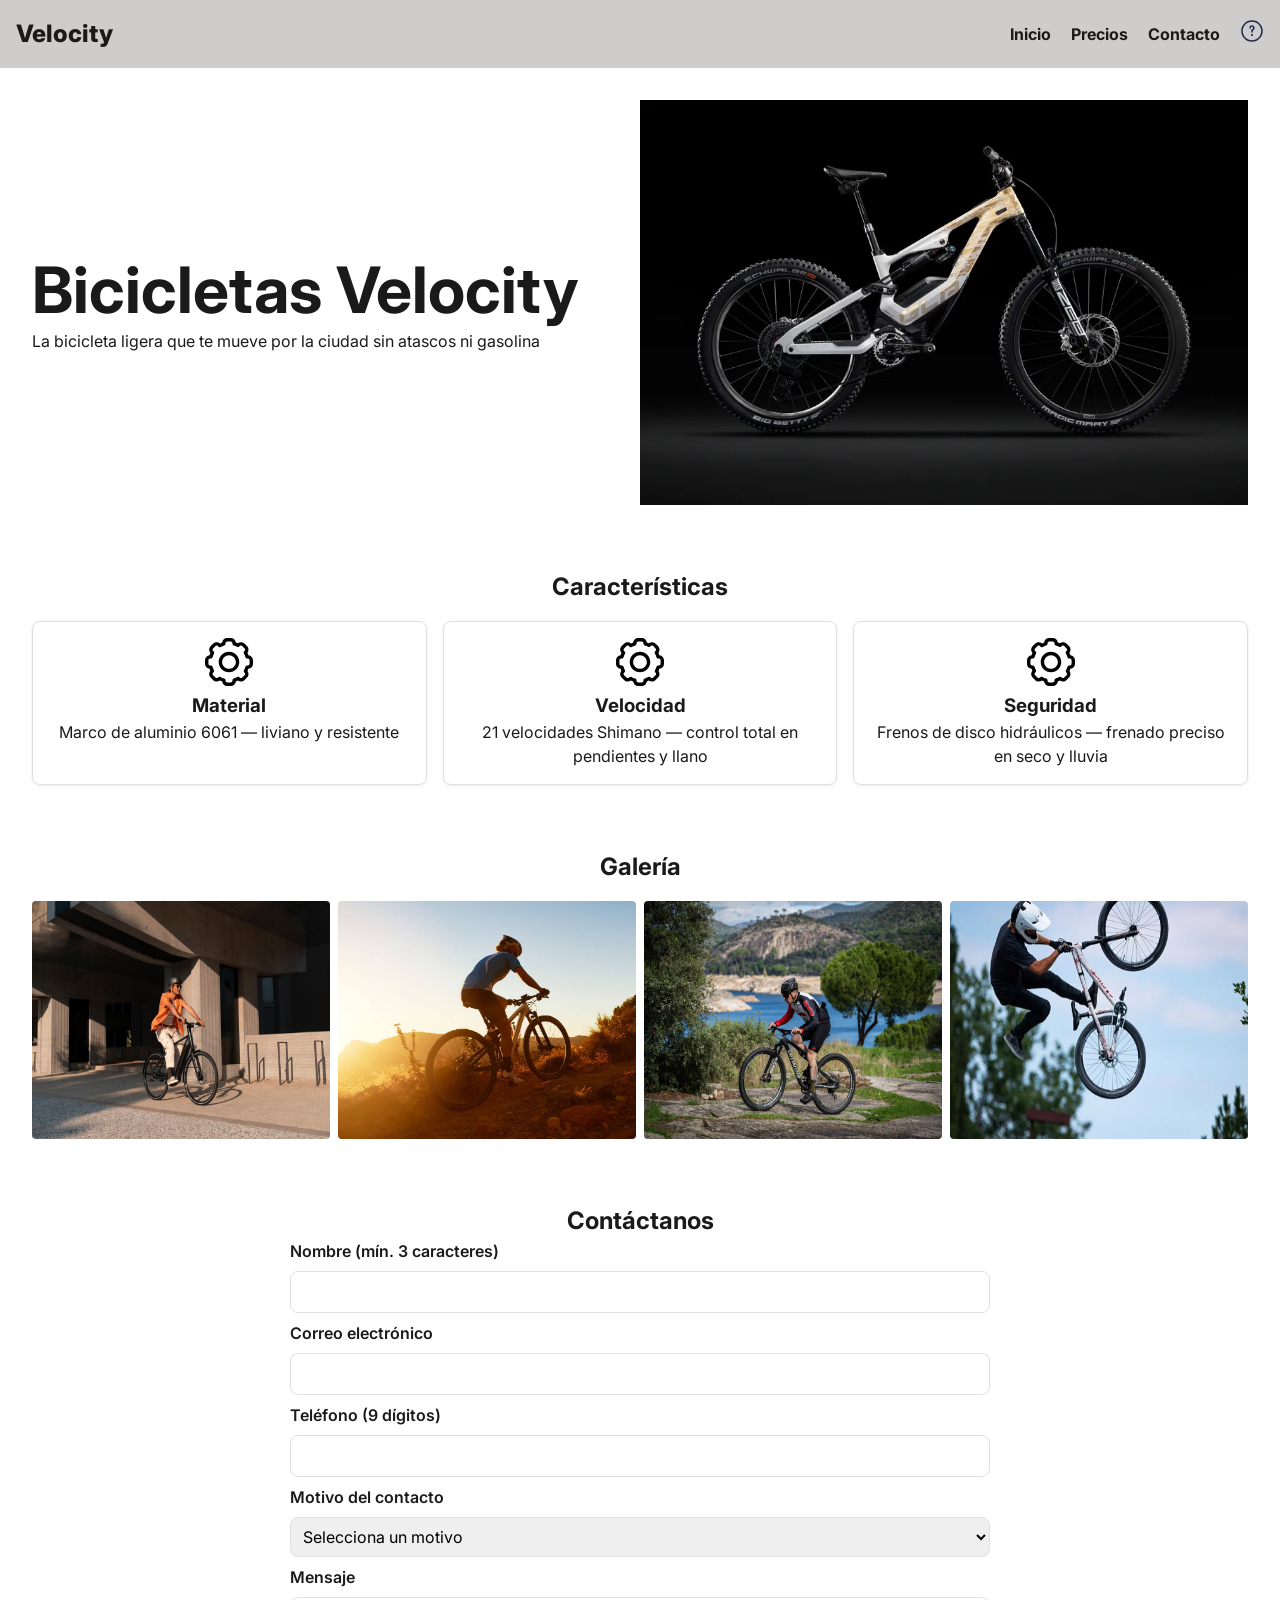
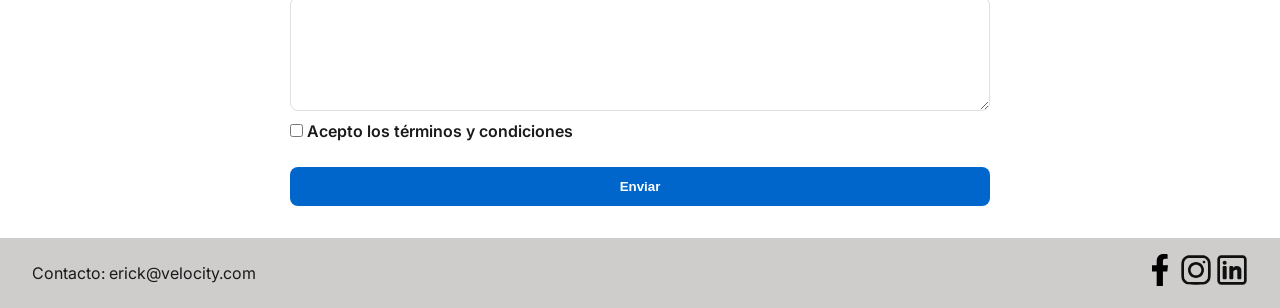
<file: index.html>
<!DOCTYPE html>
<html lang="es">

<head>
    <meta charset="UTF-8">
    <title>VeloCity — Bicicletas Urbanas</title>
    <link rel="stylesheet" href="css/styles.css">
    <link rel="preconnect" href="https://fonts.googleapis.com">
    <link rel="preconnect" href="https://fonts.gstatic.com" crossorigin>
    <link
        href="https://fonts.googleapis.com/css2?family=Inter:ital,opsz,wght@0,14..32,100..900;1,14..32,100..900&display=swap"
        rel="stylesheet">
</head>

<body>
    <header>
        <nav>
            <a href="index.html" class="logo">Velocity</a>
            <a href="index.html" id="enlace-prueba">Inicio</a>
            <a href="precios.html">Precios</a>
            <a href="#contacto">Contacto</a>
            <a href="faq.html" id="icono-faq" aria-label="Preguntas frecuentes">
                <img src="img/faq.svg" alt="" width="24" height="24">
            </a>
        </nav>
    </header>
    <main>
        <section id="hero">
            <div>
                <h1 id="index-titulo">Bicicletas Velocity</h1>
                <p>La bicicleta ligera que te mueve por la ciudad sin atascos ni gasolina</p>
            </div>

            <img src="img/hero.jpg" alt="Bicicleta Velocity vista lateral">
        </section>
        <section>
            <section id="caracteristicas">
                <h2>Características</h2>
                <div class="cards">
                    <article class="card">
                        <img src="img/config.svg" alt="" width="48" height="48">
                        <h3>Material</h3>
                        <p>Marco de aluminio 6061 — liviano y resistente</p>
                    </article>
                    <article class="card">
                        <img src="img/config.svg" alt="" width="48" height="48">
                        <h3>Velocidad</h3>
                        <p>21 velocidades Shimano — control total en pendientes y llano</p>
                    </article>
                    <article class="card">
                        <img src="img/config.svg" alt="" width="48" height="48">
                        <h3>Seguridad</h3>
                        <p>Frenos de disco hidráulicos — frenado preciso en seco y lluvia</p>
                    </article>
                </div>
            </section>
        </section>
        <section id="galeria">
            <h2>Galería</h2>
            <div class="galeria">
                <img src="img/img1.png" alt="Vista 1 del producto">
                <img src="img/img2.jpg" alt="Vista 2 del producto">
                <img src="img/img3.jpg" alt="Vista 3 del producto">
                <img src="img/img4.jpg" alt="Vista 4 del producto">
            </div>
        </section>

    </main>
    <section id="contacto">
        <h2>Contáctanos</h2>
        <form>
            <label for="nombre">Nombre (mín. 3 caracteres)</label>
            <input type="text" id="nombre" name="nombre" required minlength="3">

            <label for="email">Correo electrónico</label>
            <input type="email" id="email" name="email" required>


            <label for="telefono">Teléfono (9 dígitos)</label>
            <input type="tel" id="telefono" name="telefono" pattern="[0-9]{9}" required>



            <label for="motivo">Motivo del contacto</label>
            <select id="motivo" name="motivo" required>
                <option value="">Selecciona un motivo</option>
                <option value="consulta">Consulta</option>
                <option value="reclamo">Reclamo</option>
                <option value="sugerencia">Sugerencia</option>
            </select>
            <label for="mensaje">Mensaje</label>
            <textarea id="mensaje" name="mensaje" rows="4" required minlength="10"></textarea>

            <label>
                <input type="checkbox" id="acepto" name="acepto" required>
                Acepto los términos y condiciones
            </label>

            <button type="submit">Enviar</button>
        </form>
    </section>
    <footer>
        <p>Contacto: erick@velocity.com</p>
        <div id="redes-sociales">
            <a href="#" aria-label="Síguenos en Facebook">
                <img src="img/facebook.svg" alt="" width="32" height="32">
            </a>
            <a href="#" aria-label="Síguenos en Instagram">
                <img src="img/instagram.svg" alt="" width="32" height="32">
            </a>
            <a href="#" aria-label="Síguenos en LinkedIn">
                <img src="img/linkedin.svg" alt="" width="32" height="32">
            </a>
        </div>

    </footer>
</body>

</html>
</file>
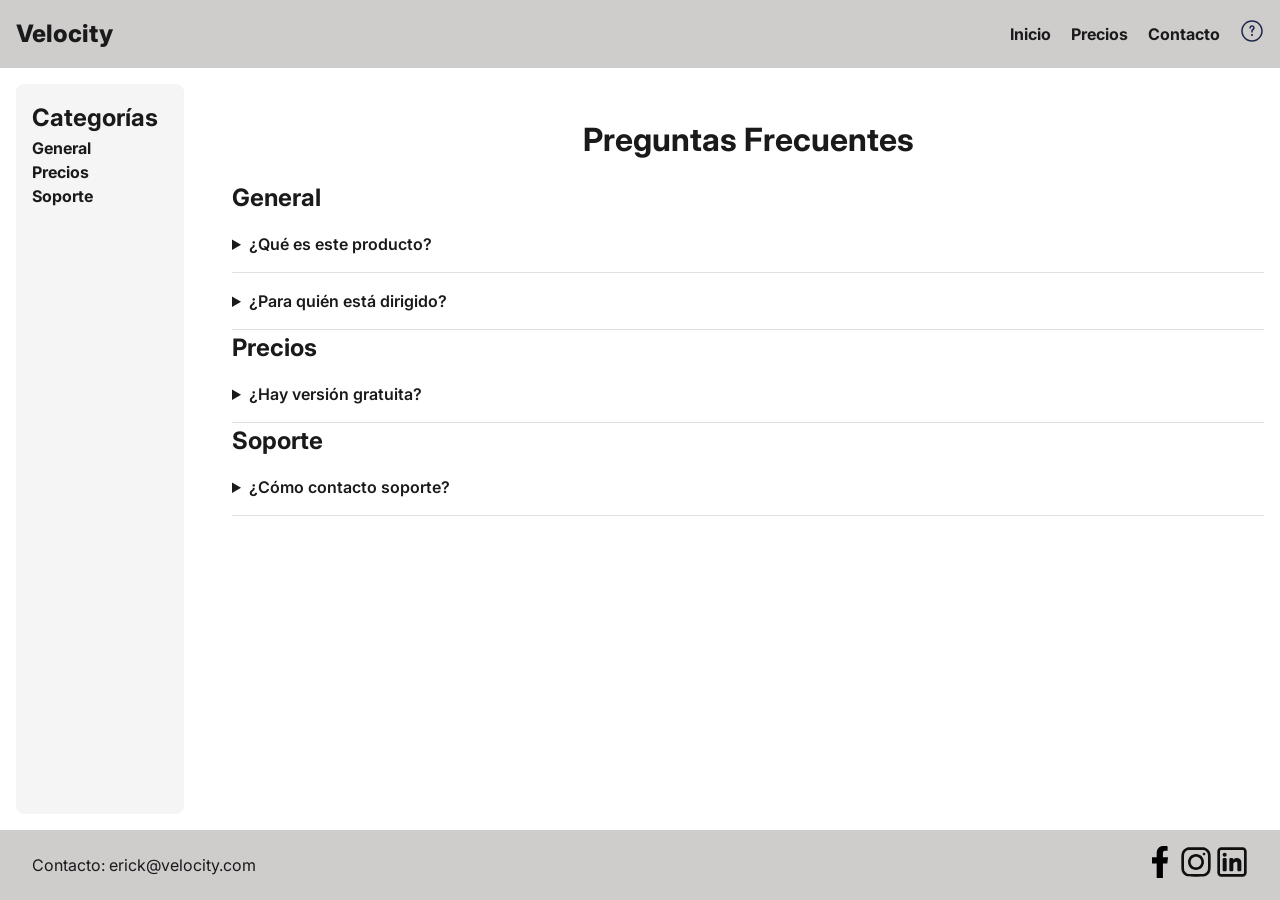
<file: faq.html>
<!DOCTYPE html>
<html lang="en">

<head>
    <meta charset="UTF-8">
    <title>VeloCity — Bicicletas Urbanas</title>
    <link rel="stylesheet" href="css/styles.css">
    <link rel="preconnect" href="https://fonts.googleapis.com">
    <link rel="preconnect" href="https://fonts.gstatic.com" crossorigin>
    <link
        href="https://fonts.googleapis.com/css2?family=Inter:ital,opsz,wght@0,14..32,100..900;1,14..32,100..900&display=swap"
        rel="stylesheet">
</head>

<body class="faq-layout">
    <header>
        <nav>
            <a href="index.html" class="logo">Velocity</a>
            <a href="index.html" id="enlace-prueba">Inicio</a>
            <a href="precios.html">Precios</a>
            <a href="index.html#contacto">Contacto</a>
            <a href="faq.html" id="icono-faq" aria-label="Preguntas frecuentes">
                <img src="img/faq.svg" alt="" width="24" height="24">
            </a>
        </nav>
    </header>
    <nav class="faq-nav">
        <h2>Categorías</h2>
        <ul>
            <li><a href="#general">General</a></li>
            <li><a href="#precios">Precios</a></li>
            <li><a href="#soporte">Soporte</a></li>
        </ul>
    </nav>
    <main class="faq-main">
        <h1>Preguntas Frecuentes</h1>

        <section id="general">
            <h2>General</h2>
            <details>
                <summary>¿Qué es este producto?</summary>
                <p>Una descripción adaptada a tu producto.</p>
            </details>
            <details>
                <summary>¿Para quién está dirigido?</summary>
                <p>Otra pregunta y respuesta.</p>
            </details>
        </section>

        <section id="precios">
            <h2>Precios</h2>
            <details>
                <summary>¿Hay versión gratuita?</summary>
                <p>Sí, el plan Free incluye...</p>
            </details>
        </section>

        <section id="soporte">
            <h2>Soporte</h2>
            <details>
                <summary>¿Cómo contacto soporte?</summary>
                <p>Vía email o chat...</p>
            </details>
        </section>
    </main>

    <footer>
        <p>Contacto: erick@velocity.com</p>
        <div id="redes-sociales">
            <a href="#" aria-label="Síguenos en Facebook">
                <img src="img/facebook.svg" alt="" width="32" height="32">
            </a>
            <a href="#" aria-label="Síguenos en Instagram">
                <img src="img/instagram.svg" alt="" width="32" height="32">
            </a>
            <a href="#" aria-label="Síguenos en LinkedIn">
                <img src="img/linkedin.svg" alt="" width="32" height="32">
            </a>
        </div>

    </footer>
</body>

</html>
</file>
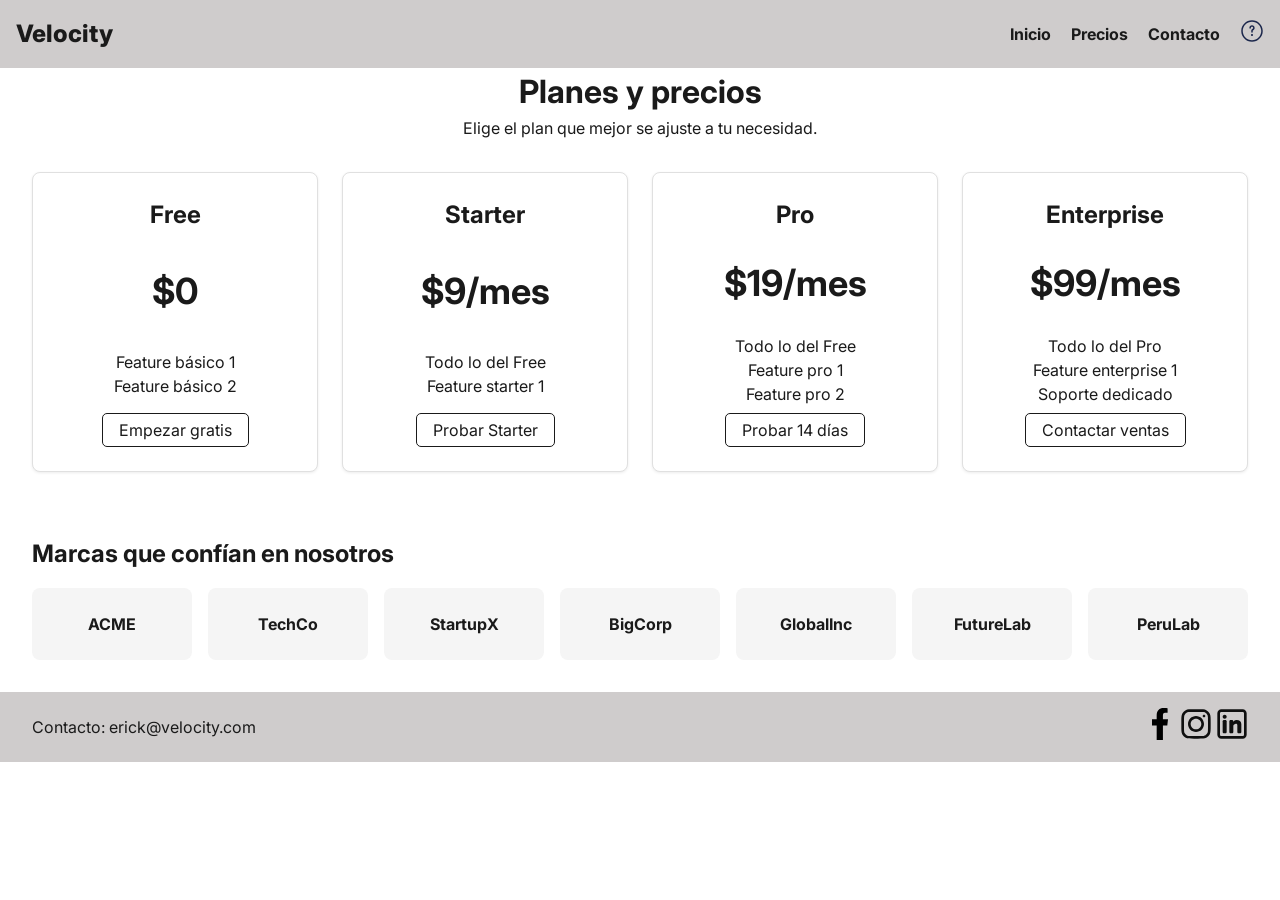
<file: precios.html>
<!DOCTYPE html>
<html lang="en">

<head>
    <meta charset="UTF-8">
    <title>VeloCity — Bicicletas Urbanas</title>
    <link rel="stylesheet" href="css/styles.css">
    <link rel="preconnect" href="https://fonts.googleapis.com">
    <link rel="preconnect" href="https://fonts.gstatic.com" crossorigin>
    <link
        href="https://fonts.googleapis.com/css2?family=Inter:ital,opsz,wght@0,14..32,100..900;1,14..32,100..900&display=swap"
        rel="stylesheet">
</head>

<body>
    <header>
        <nav>
            <a href="index.html" class="logo">Velocity</a>
            <a href="index.html">Inicio</a>
            <a href="precios.html">Precios</a>
            <a href="index.html#contacto">Contacto</a>
            <a href="faq.html" id="icono-faq" aria-label="Preguntas frecuentes">
                <img src="img/faq.svg" alt="" width="24" height="24">
            </a>
        </nav>
    </header>
    <main id="precios-main">
        <div id="content-precios">
            <h1>Planes y precios</h1>
            <p>Elige el plan que mejor se ajuste a tu necesidad.</p>
        </div>
        <div class="planes">
            <article class="plan">
                <h2>Free</h2>
                <p class="precio">$0</p>
                <ul>
                    <li>Feature básico 1</li>
                    <li>Feature básico 2</li>
                </ul>
                <a href="#" class="btn">Empezar gratis</a>
            </article>

            <article class="plan">
                <h2>Starter</h2>
                <p class="precio">$9/mes</p>
                <ul>
                    <li>Todo lo del Free</li>
                    <li>Feature starter 1</li>
                </ul>
                <a href="#" class="btn">Probar Starter</a>
            </article>

            <article class="plan">
                <h2>Pro</h2>
                <p class="precio">$19/mes</p>
                <ul>
                    <li>Todo lo del Free</li>
                    <li>Feature pro 1</li>
                    <li>Feature pro 2</li>
                </ul>
                <a href="#" class="btn">Probar 14 días</a>
            </article>

            <article class="plan">
                <h2>Enterprise</h2>
                <p class="precio">$99/mes</p>
                <ul>
                    <li>Todo lo del Pro</li>
                    <li>Feature enterprise 1</li>
                    <li>Soporte dedicado</li>
                </ul>
                <a href="#" class="btn">Contactar ventas</a>
            </article>
        </div>

        <section class="clientes">
            <h2>Marcas que confían en nosotros</h2>
            <div class="logos">
                <div class="logo-cliente">ACME</div>
                <div class="logo-cliente">TechCo</div>
                <div class="logo-cliente">StartupX</div>
                <div class="logo-cliente">BigCorp</div>
                <div class="logo-cliente">GlobalInc</div>
                <div class="logo-cliente">FutureLab</div>
                 <div class="logo-cliente">PeruLab</div>
            </div>
        </section>

    </main>
    <footer>
        <p>Contacto: erick@velocity.com</p>
        <div id="redes-sociales">
            <a href="#" aria-label="Síguenos en Facebook">
                <img src="img/facebook.svg" alt="" width="32" height="32">
            </a>
            <a href="#" aria-label="Síguenos en Instagram">
                <img src="img/instagram.svg" alt="" width="32" height="32">
            </a>
            <a href="#" aria-label="Síguenos en LinkedIn">
                <img src="img/linkedin.svg" alt="" width="32" height="32">
            </a>
        </div>

    </footer>
</body>

</html>
</file>
<file: css/styles.css>
:root {
  /* Colores */
  --color-primary: #1a1a1a;
  /* botones, nav, borders sólidos */
  --color-accent: #0066cc;
  /* color de marca para destacar (links hover, badge) */
  --color-text: #1a1a1a;
  /* texto base */
  --color-bg: #ffffff;
  /* fondo del body */
  --color-bg-soft: #cfcccc;
  /* footer, faq-nav, .logos */
  --color-border: #e0e0e0;
  /* cards, plans, details, inputs */

  /* Tipografía */
  --font-text: "Inter", system-ui, -apple-system, sans-serif;
  --font-size: 16px;
  --font-size-title: 28px;

  /* Espacios */
  --space-sm: 8px;
  --space-md: 16px;
  --space-lg: 32px;

  /* Estética */
  --radius: 8px;
  --shadow-sm: 0 1px 3px rgba(0, 0, 0, 0.08);
  --shadow-md: 0 4px 12px rgba(0, 0, 0, 0.12);
}



* {
  margin: 0;
  padding: 0;
  box-sizing: border-box;
}



body {
  font-family: var(--font-text);
  line-height: 1.5;
  color: var(--color-text);

}






header nav {
  display: flex;
  gap: 20px;
  justify-content: space-between;
  padding: 1rem;
  align-items: center;
  background: var(--color-bg-soft);
}

nav a {
  text-decoration: none;
  color: var(--color-text);
  font-weight: 700;
}

nav a:hover{
  color:var(--color-accent);
}

#hero {
  display: flex;
  flex-direction: column;
  /* base: apilado en móvil */
  align-items: center;
  gap: 2rem;
  padding: 2rem;
  text-align: center;
}

#hero img {
  max-width: 100%;
  /*Puedes medir lo que tú quieras (tu tamaño nativo), PERO tu tope máximo permitido es el 100% de tu padre*/
  height: auto;
}

footer {
  display: flex;
  justify-content: space-between;
  align-items: center;
  padding: 1rem 2rem;
  gap: 1rem;
  background: var(--color-bg-soft);

}


#redes-sociales {
  display: flex;
  gap: 4px;
}



#contacto {
  display: flex;
  flex-direction: column;
  align-items: center;
  padding: 2rem;
}

#contacto form {
  display: flex;
  flex-direction: column;
  gap: 0.5rem;
  width: 100%;
  max-width: 700px;
}


#contacto label {
  font-weight: 600;
}


#contacto input,
#contacto textarea,select {
  padding: 0.5rem;

  font: inherit;
  border: 1px solid var(--color-border);
  border-radius: var(--radius);
}



#contacto button {
  margin-top: 1rem;
  padding: 0.75rem;
  background: var(--color-accent);
  color: var(--color-bg);
  border-radius: var(--radius);
  border: none;
  font-weight: 600;
  cursor: pointer;
  /*Cambiar de cursor a manita*/
}


header nav .logo {
  flex-grow: 1;
  font-weight: 800;
  font-size: 24px;
}

#caracteristicas {
  padding: 2rem;
  text-align: center;
}

.cards {
  display: flex;
  gap: 16px;
  flex-wrap: wrap;
  margin-top: 16px;
}

.card {
  flex-basis: 280px;
  border: 1px solid #e0e0e0;
  flex-grow: 1;
  padding: 1rem;
  border-radius: 8px;
  box-shadow: var(--shadow-sm);
  transition: box-shadow 0.2s, transform 0.2s;
}


.card:hover,
.plan:hover {
  box-shadow: var(--shadow-md);
  transform: translateY(-4px);
}

#galeria {
  padding: 2rem;
  text-align: center;
}

.galeria {
  display: flex;
  flex-wrap: wrap;
  gap: 0.5rem;
  margin-top: 1rem;
}


.galeria img {
  max-width: 100%;
  flex-grow: 1;
  height: auto;
  border-radius: 4px;
}


/* ========================= PRECIOS.HTML ========================= */
.planes {
  display: grid;
  gap: 24px;
  padding: 32px;
  margin: 0 auto;
}



.plan {
  border: 1px solid #e0e0e0;
  border-radius: 8px;
  padding: 24px;
  background: #fff;
  height: 300px;
  box-shadow: var(--shadow-sm);
  transition: box-shadow 0.2s, transform 0.2s;
  display: flex;
  flex-direction: column;
  justify-content: space-between;
  align-items: center;
}

.plan .precio {
  font-size: 36px;
  font-weight: 700;
  margin: 16px 0;
}

#content-precios {
  text-align: center;
}


.plan ul {
  list-style: none;
  text-align: center;
}

.plan a {
  color: var(--color-text);
  text-decoration: none;
  border: #1a1a1a 1px solid;
  border-radius: 5px;
  padding: 4px 16px;
}


.clientes {
  padding: 32px;
  margin: 0 auto;
}

.logos {
  display: grid;
  grid-template-columns: repeat(auto-fit, minmax(150px, 1fr));
  gap: 16px;
  margin-top: 16px;
}

.logo-cliente {
  background: #f5f5f5;
  padding: 24px;
  text-align: center;
  font-weight: 700;
  border-radius: 8px;
}

/* ========================= FAQ.HTML ========================= */

/* BASE: móvil — todo apilado en 1 columna */
.faq-layout {
  display: grid;
  grid-template-areas:
    "header"
    "nav"
    "main"
    "footer";
  grid-template-columns: 1fr;
  gap: 16px;
  min-height: 100vh;

}

.faq-layout header {
  grid-area: header;
}

.faq-nav {
  grid-area: nav;


  padding: 16px;
  margin: 0px 16px;
  background: #f5f5f5;
  border-radius: 8px;
}

.faq-main {
  grid-area: main;

  padding: 16px;
}

.faq-layout footer {
  grid-area: footer;
}


.faq-nav ul {
  list-style: none;
  padding: 0;
}

.faq-main details {
  border-bottom: 1px solid #e0e0e0;
  padding: 16px 0;
}

.faq-main summary {
  font-weight: 600;
  cursor: pointer;
}

.faq-layout h1 {
  padding: 16px;
  text-align: center;
}





/* =========================MEDIAS QUERIES ========================= */

/* ===== TABLET (640px en adelante) ===== */
@media (min-width: 640px) {
  .galeria img {
    width: 48%;
    /* 2 imágenes por fila (el ~4% restante absorbe el gap) */
  }

  .planes {
    grid-template-columns: repeat(2, 1fr);
  }

  .faq-layout {
    grid-template-areas:
      "header header"
      "nav    main"
      "footer footer";
    grid-template-columns: 200px 1fr;
    grid-template-rows: auto 1fr auto;
  }

}


/* ===== ESCRITORIO (1024px en adelante) ===== */
@media (min-width: 1024px) {
  #hero {
    flex-direction: row;
    /* hero lado a lado (sobrescribe column de P1.4) */
    text-align: left;
    justify-content: space-between;
  }

  #hero img {
    max-width: 50%;
    /* la imagen no ocupa todo el ancho en desktop */

  }

  #index-titulo {
    font-size: 64px;
    line-height: 1.2;
  }

  .galeria img {
    width: 23%;
    /* 4 imágenes por fila */
  }

  .planes {
    grid-template-columns: repeat(4, 1fr);
  }
}
</file>
